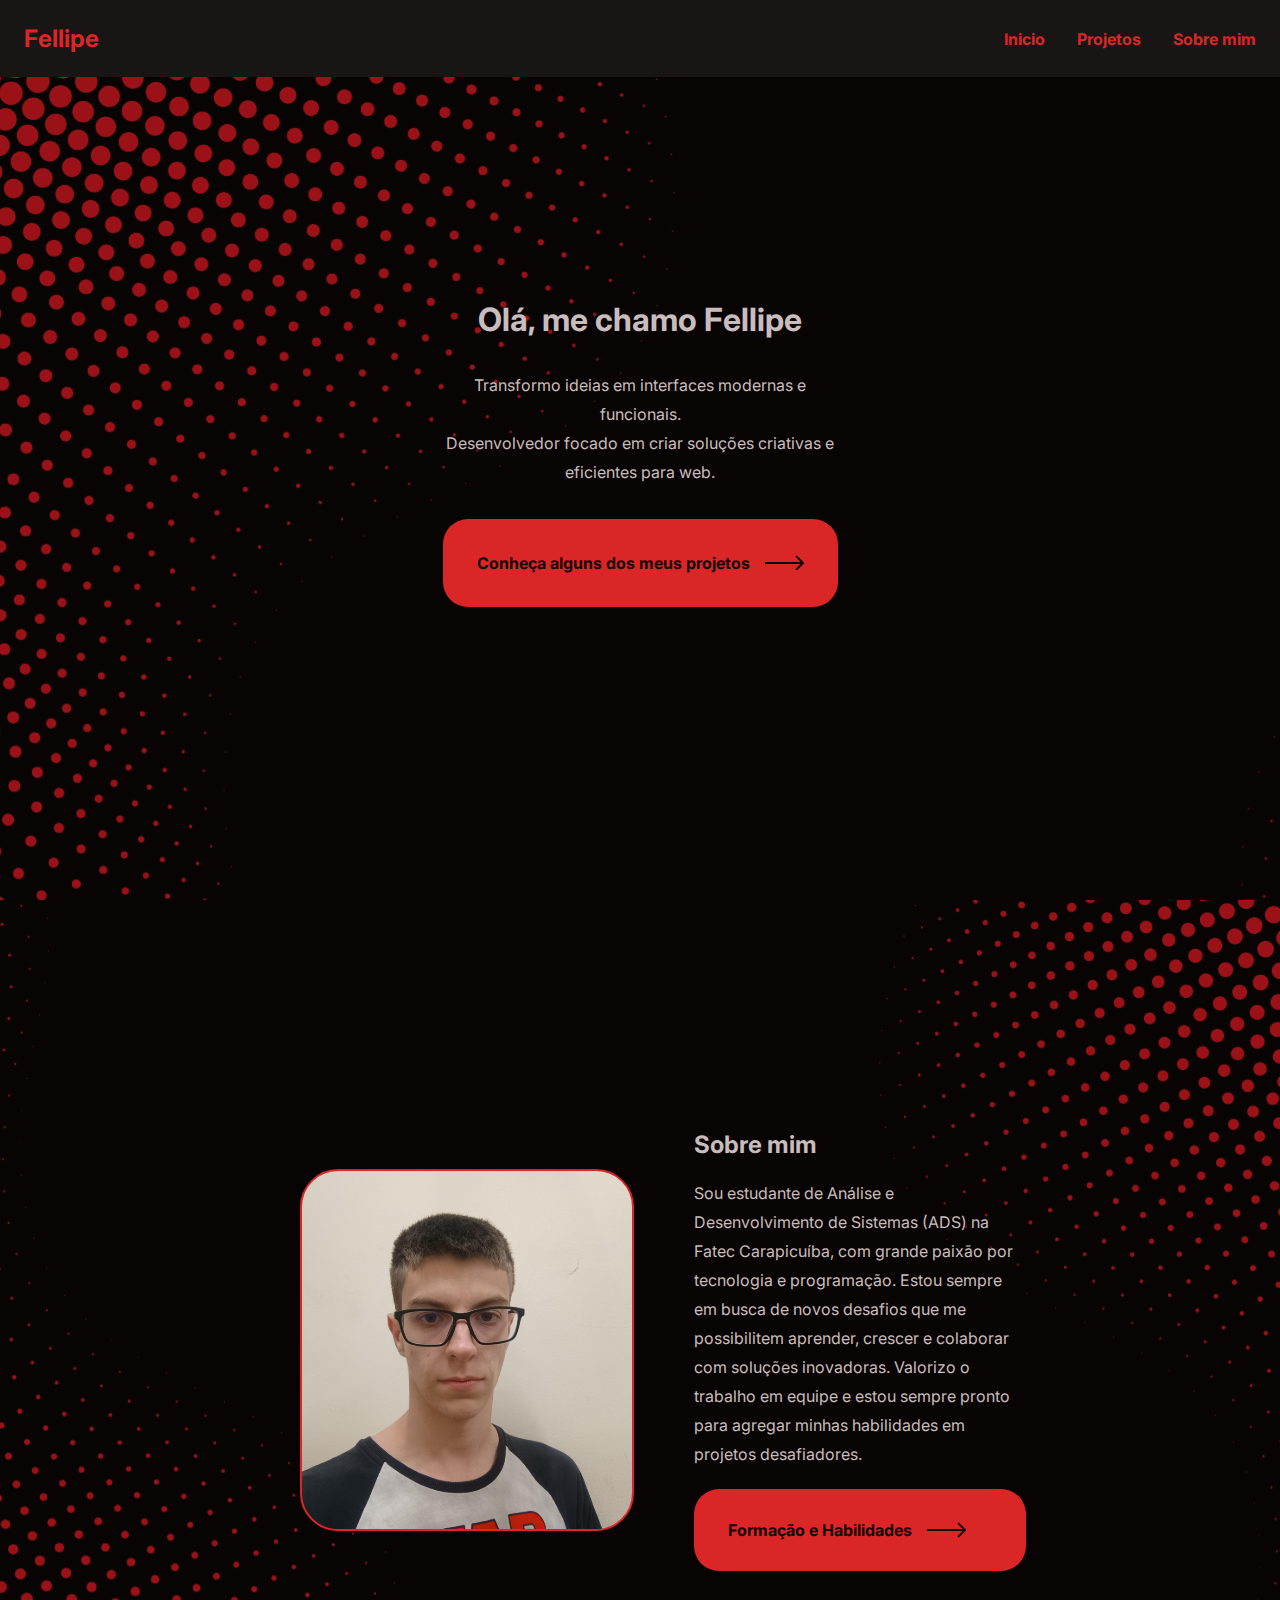
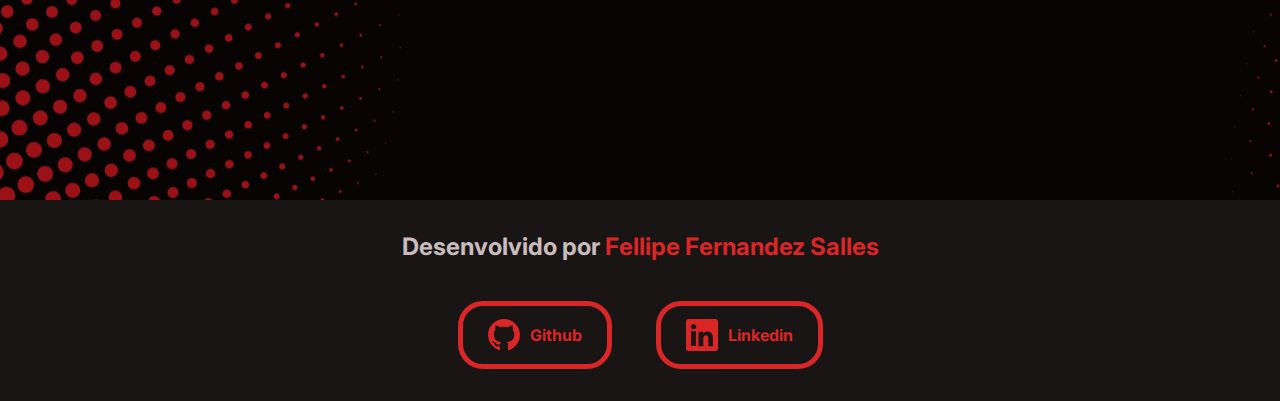
<file: index.html>
<!DOCTYPE html>
<html lang="pt-br">
<head>
    <meta charset="UTF-8">
    <meta name="viewport" content="width=device-width, initial-scale=1.0">
    <link rel="stylesheet" href="styles/reset.css">
    <link rel="stylesheet" href="styles/style.css">
    <title>Início</title>
</head>
<body>

    <header class="cabecalho">

        <a href="index.html" class="titulos_vermelhos">Fellipe</a>
        
        <nav class="navegacao_cabecalho">
            <a href="index.html" class="link_cabecalho">Inicio</a>
            <a href="projetos.html" class="link_cabecalho">Projetos</a>
            <a href="sobre.html" class="link_cabecalho">Sobre mim</a>
        </nav>

    </header>


    <main class="principal">

            <h1 class="titulo_principal">Olá, me chamo Fellipe</h1>

            <p class="texto_padrao">Transformo ideias em interfaces modernas e funcionais. <br> 
                Desenvolvedor focado em criar soluções criativas e eficientes para web.</p>
            
            <a href="projetos.html" class="botao_link">
                Conheça alguns dos meus projetos
                <svg width="39" height="18" viewBox="0 0 39 18" fill="currentColor" xmlns="http://www.w3.org/2000/svg">
                    <path d="M38.7071 9.70711C39.0976 9.31658 39.0976 8.68342 38.7071 8.29289L32.3431 1.92893C31.9526 1.53841 31.3195 1.53841 30.9289 1.92893C30.5384 2.31946 30.5384 2.95262 30.9289 3.34315L36.5858 9L30.9289 14.6569C30.5384 15.0474 30.5384 15.6805 30.9289 16.0711C31.3195 16.4616 31.9526 16.4616 32.3431 16.0711L38.7071 9.70711ZM0 10H38V8H0V10Z" fill="currentColor"/>
                </svg>

            </a>

    </main>


    <section class="sobre">
        
        
        <img src="assets/foto_perfil.svg" alt="minha foto" class="foto_perfil">
        
        <div class="conteudo_sobre">
            
            <h2 class="titulos_brancos">Sobre mim</h2>
            
            <p class="texto_padrao">
                Sou estudante de Análise e Desenvolvimento de Sistemas (ADS) na Fatec Carapicuíba, com grande paixão por tecnologia e 
                programação. Estou sempre em busca de novos desafios que me possibilitem aprender, crescer e colaborar com soluções 
                inovadoras. Valorizo o trabalho em equipe e estou sempre pronto para agregar minhas habilidades em projetos desafiadores.
            </p>

            <a href="sobre.html" class="botao_link link_sobre">
                Formação e Habilidades
                <svg width="39" height="18" viewBox="0 0 39 18" fill="currentColor" xmlns="http://www.w3.org/2000/svg">
                    <path d="M38.7071 9.70711C39.0976 9.31658 39.0976 8.68342 38.7071 8.29289L32.3431 1.92893C31.9526 1.53841 31.3195 1.53841 30.9289 1.92893C30.5384 2.31946 30.5384 2.95262 30.9289 3.34315L36.5858 9L30.9289 14.6569C30.5384 15.0474 30.5384 15.6805 30.9289 16.0711C31.3195 16.4616 31.9526 16.4616 32.3431 16.0711L38.7071 9.70711ZM0 10H38V8H0V10Z" fill="currentColor"/>
                </svg>
            </a>
            
        </div>

    </section>

    

    <footer class="rodape">

        <h2 class="titulos_brancos">Desenvolvido por <span class="titulos_vermelhos">Fellipe Fernandez Salles</span></h2>

        <div class="links_rodape">

            <a href="https://github.com/fellipesalles2025" class="link_rodape" target="_blank">
                <svg xmlns="http://www.w3.org/2000/svg" width="32" height="32" fill="currentColor" viewBox="0 0 16 16">
                    <path d="M8 0C3.58 0 0 3.58 0 8a8 8 0 0 0 5.47 7.59c.4.07.55-.17.55-.38 
                    0-.19-.01-.82-.01-1.49-2.01.37-2.53-.49-2.69-.94-.09-.23-.48-.94-.82-1.13-.28-.15-.68-.52
                    -.01-.53.63-.01 1.08.58 1.23.82.72 1.21 1.87.87 2.33.66.07-.52.28-.87.51-1.07-1.78-.2
                    -3.64-.89-3.64-3.95 0-.87.31-1.59.82-2.15-.08-.2-.36-1.01.08-2.11 0 0 .67-.21 2.2
                    .82a7.65 7.65 0 0 1 2-.27c.68 0 1.36.09 2 .27 1.53-1.04 2.2-.82 2.2-.82.44 1.1.16 
                    1.91.08 2.11.51.56.82 1.27.82 2.15 0 3.07-1.87 3.75-3.65 3.95.29.25.54.73.54 1.48 
                    0 1.07-.01 1.93-.01 2.2 0 .21.15.46.55.38A8.01 8.01 0 0 0 16 8c0-4.42-3.58-8-8-8z"/>
                </svg>

                Github
            </a>
            
            <a href="https://www.linkedin.com/in/fellipe-salles" class="link_rodape" target="_blank">
                <svg xmlns="http://www.w3.org/2000/svg" width="32" height="32" fill="currentColor" viewBox="0 0 16 16">
                    <path d="M0 1.146C0 .513.526 0 1.175 0h13.65C15.474 0 
                    16 .513 16 1.146v13.708c0 .633-.526 1.146-1.175 
                    1.146H1.175C.526 16 0 15.487 0 14.854V1.146zm4.943 
                    12.248V6.169H2.542v7.225h2.401zm-1.2-8.212c.837 0 
                    1.358-.554 1.358-1.248-.015-.709-.521-1.248-1.342
                    -1.248-.822 0-1.358.54-1.358 1.248 0 .694.521 
                    1.248 1.327 1.248h.015zM13.458 
                    13.394V9.359c0-2.162-1.152-3.169-2.688
                    -3.169-1.237 0-1.796.681-2.105 
                    1.158v-1.006H6.264c.03.666 0 7.225 0 
                    7.225h2.401v-4.03c0-.215.016-.43.08
                    -.586.173-.43.568-.878 1.232-.878.869 
                    0 1.216.662 1.216 1.633v3.861h2.265z"/>
                </svg>

                Linkedin
            </a>
        
        </div>
            
    </footer>

</body>
</html>
</file>
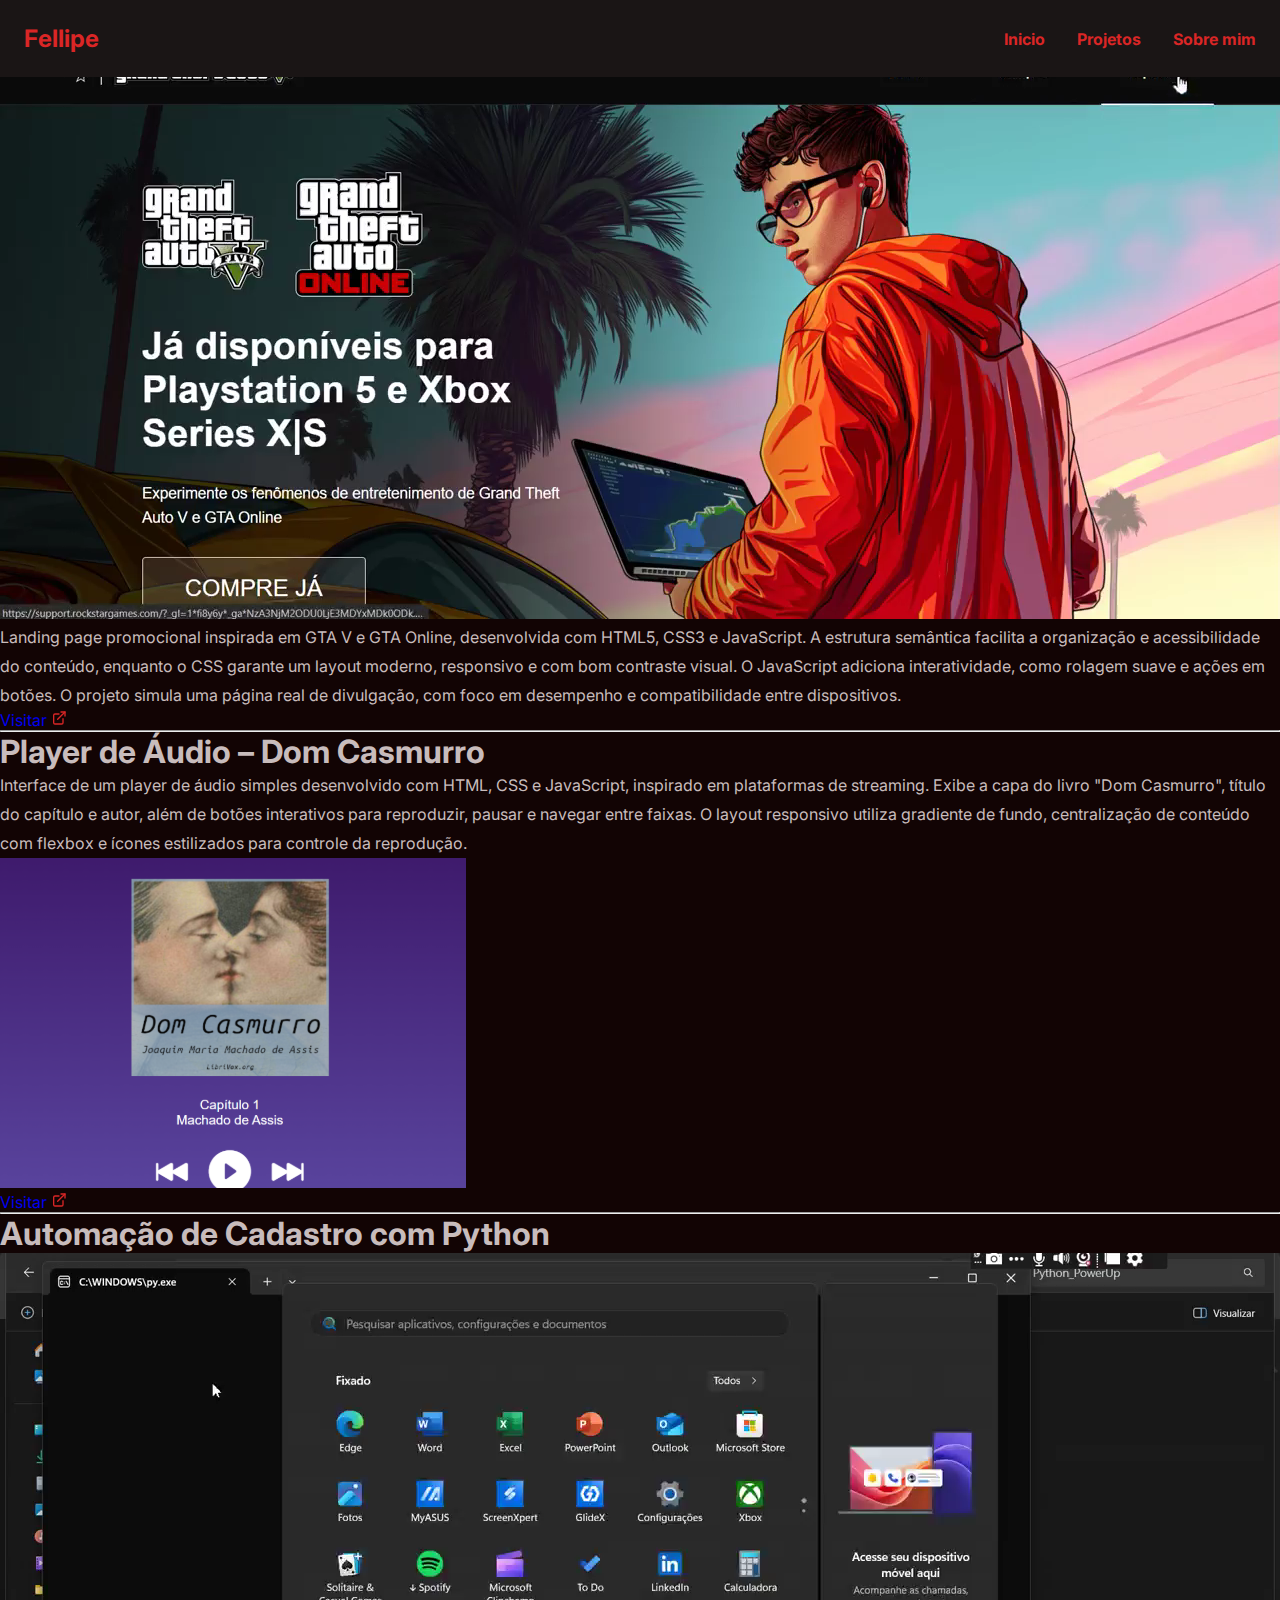
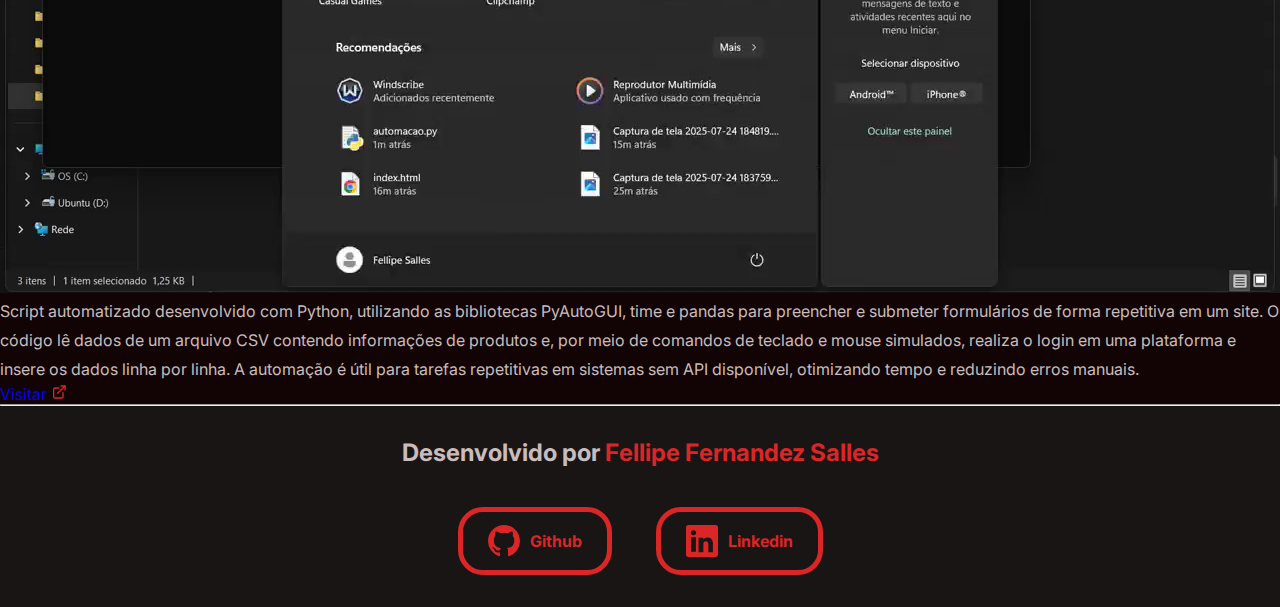
<file: projetos.html>
<!DOCTYPE html>
<html lang="pt-br">
<head>
    <meta charset="UTF-8">
    <meta name="viewport" content="width=device-width, initial-scale=1.0">
    <link rel="stylesheet" href="styles/reset.css">
    <link rel="stylesheet" href="styles/style.css">
    <title>Projetos</title>
</head>
<body>

    <header class="cabecalho">

        <a href="index.html" class="titulos_vermelhos">Fellipe</a>
        
        <nav class="navegacao_cabecalho">
            <a href="index.html" class="link_cabecalho">Inicio</a>
            <a href="projetos.html" class="link_cabecalho">Projetos</a>
            <a href="sobre.html" class="link_cabecalho">Sobre mim</a>
        </nav>

    </header>

    <main class="sessao_projeto imagem_normal">

        <h1 class="titulo_principal">Landing Page Promocional – GTA V / GTA Online</h1>

        <div class="container">
            
            <div class="conteudo_projetos">
                
                <video src="videos/site_gta.mp4" autoplay muted loop class="video"></video>
                
                <p class="texto_padrao">
                    Landing page promocional inspirada em GTA V e GTA Online, desenvolvida com HTML5, CSS3 e JavaScript.
                    A estrutura semântica facilita a organização e acessibilidade do conteúdo, enquanto o CSS garante um layout moderno,
                    responsivo e com bom contraste visual. O JavaScript adiciona interatividade, como rolagem suave e ações em botões.
                    O projeto simula uma página real de divulgação, com foco em desempenho e compatibilidade entre dispositivos.
                </p>
                
            </div>
            
            <a href="https://fellipesalles2025.github.io/Projeto_gta/" class="link_visitar" target="_blank">
                Visitar
                <svg width="16" height="16" viewBox="0 0 24 24" fill="none" stroke="#DA2626" stroke-width="2" stroke-linecap="round" stroke-linejoin="round" xmlns="http://www.w3.org/2000/svg">
                    <path d="M18 13v6a2 2 0 0 1-2 2H6a2 2 0 0 1-2-2V8a2 2 0 0 1 2-2h6" />
                    <polyline points="15 3 21 3 21 9" />
                    <line x1="10" y1="14" x2="21" y2="3" />
                </svg>

            </a>

            <hr>
        </div>

    </main>

    <section class="sessao_projeto imagem_invertida">

        <h2 class="titulo_principal">Player de Áudio – Dom Casmurro</h2>

        <div class="container">
            
            <div class="conteudo_projetos">
                
                <p class="texto_padrao">
                    Interface de um player de áudio simples desenvolvido com HTML, CSS e JavaScript, inspirado em plataformas 
                    de streaming. Exibe a capa do livro "Dom Casmurro", título do capítulo e autor, além de botões interativos 
                    para reproduzir, pausar e navegar entre faixas. O layout responsivo utiliza gradiente de fundo, centralização 
                    de conteúdo com flexbox e ícones estilizados para controle da reprodução.
                </p>

                <img src="assets/Dom_Casmurro.svg" alt="Capa do audiobook de Dom Casmurro" class="video">
                
                
            </div>
            
            <a href="https://fellipesalles2025.github.io/Audiobook/" class="link_visitar" target="_blank">
                Visitar
                <svg width="16" height="16" viewBox="0 0 24 24" fill="none" stroke="#DA2626" stroke-width="2" stroke-linecap="round" stroke-linejoin="round" xmlns="http://www.w3.org/2000/svg">
                    <path d="M18 13v6a2 2 0 0 1-2 2H6a2 2 0 0 1-2-2V8a2 2 0 0 1 2-2h6" />
                    <polyline points="15 3 21 3 21 9" />
                    <line x1="10" y1="14" x2="21" y2="3" />
                </svg>

            </a>

            <hr>
        </div>

    </section>


    <section class="sessao_projeto imagem_normal">

        <h2 class="titulo_principal">Automação de Cadastro com Python</h2>

        <div class="container">
            
            <div class="conteudo_projetos">
                
                <video src="videos/python_powerUp.mp4" autoplay muted loop class="video"></video>
                
                <p class="texto_padrao">
                    Script automatizado desenvolvido com Python, utilizando as bibliotecas PyAutoGUI, time e pandas para preencher e
                    submeter formulários de forma repetitiva em um site. O código lê dados de um arquivo CSV contendo informações de
                    produtos e, por meio de comandos de teclado e mouse simulados, realiza o login em uma plataforma e insere os dados
                    linha por linha. A automação é útil para tarefas repetitivas em sistemas sem API disponível, otimizando tempo e
                    reduzindo erros manuais.
                </p>
                
            </div>
            
            <a href="https://github.com/fellipesalles2025/Automacao_Python" class="link_visitar" target="_blank">
                Visitar
                <svg width="16" height="16" viewBox="0 0 24 24" fill="none" stroke="#DA2626" stroke-width="2" stroke-linecap="round" stroke-linejoin="round" xmlns="http://www.w3.org/2000/svg">
                    <path d="M18 13v6a2 2 0 0 1-2 2H6a2 2 0 0 1-2-2V8a2 2 0 0 1 2-2h6" />
                    <polyline points="15 3 21 3 21 9" />
                    <line x1="10" y1="14" x2="21" y2="3" />
                </svg>

            </a>

            <hr>
        </div>

    </section>

    <footer class="rodape">

        <h2 class="titulos_brancos">Desenvolvido por <span class="titulos_vermelhos">Fellipe Fernandez Salles</span></h2>

        <div class="links_rodape">

            <a href="https://github.com/fellipesalles2025" class="link_rodape" target="_blank">
                <svg xmlns="http://www.w3.org/2000/svg" width="32" height="32" fill="currentColor" viewBox="0 0 16 16">
                    <path d="M8 0C3.58 0 0 3.58 0 8a8 8 0 0 0 5.47 7.59c.4.07.55-.17.55-.38 
                    0-.19-.01-.82-.01-1.49-2.01.37-2.53-.49-2.69-.94-.09-.23-.48-.94-.82-1.13-.28-.15-.68-.52
                    -.01-.53.63-.01 1.08.58 1.23.82.72 1.21 1.87.87 2.33.66.07-.52.28-.87.51-1.07-1.78-.2
                    -3.64-.89-3.64-3.95 0-.87.31-1.59.82-2.15-.08-.2-.36-1.01.08-2.11 0 0 .67-.21 2.2
                    .82a7.65 7.65 0 0 1 2-.27c.68 0 1.36.09 2 .27 1.53-1.04 2.2-.82 2.2-.82.44 1.1.16 
                    1.91.08 2.11.51.56.82 1.27.82 2.15 0 3.07-1.87 3.75-3.65 3.95.29.25.54.73.54 1.48 
                    0 1.07-.01 1.93-.01 2.2 0 .21.15.46.55.38A8.01 8.01 0 0 0 16 8c0-4.42-3.58-8-8-8z"/>
                </svg>

                Github
            </a>
            
            <a href="https://www.linkedin.com/in/fellipe-salles" class="link_rodape" target="_blank">
                <svg xmlns="http://www.w3.org/2000/svg" width="32" height="32" fill="currentColor" viewBox="0 0 16 16">
                    <path d="M0 1.146C0 .513.526 0 1.175 0h13.65C15.474 0 
                    16 .513 16 1.146v13.708c0 .633-.526 1.146-1.175 
                    1.146H1.175C.526 16 0 15.487 0 14.854V1.146zm4.943 
                    12.248V6.169H2.542v7.225h2.401zm-1.2-8.212c.837 0 
                    1.358-.554 1.358-1.248-.015-.709-.521-1.248-1.342
                    -1.248-.822 0-1.358.54-1.358 1.248 0 .694.521 
                    1.248 1.327 1.248h.015zM13.458 
                    13.394V9.359c0-2.162-1.152-3.169-2.688
                    -3.169-1.237 0-1.796.681-2.105 
                    1.158v-1.006H6.264c.03.666 0 7.225 0 
                    7.225h2.401v-4.03c0-.215.016-.43.08
                    -.586.173-.43.568-.878 1.232-.878.869 
                    0 1.216.662 1.216 1.633v3.861h2.265z"/>
                </svg>

                Linkedin
            </a>
        
        </div>
            
    </footer>

</body>
</html>
</file>
<file: styles/style.css>
@import url('https://fonts.googleapis.com/css2?family=Inter:ital,opsz,wght@0,14..32,100..900;1,14..32,100..900&display=swap');

:root{
    --cinza: #1A1515;
    --vermelho: #DA2626;
    --fonte--principal: 'Inter';
    --branco: #C8BCBC;
    --preto: #120404;
}

body{
    font-family: var(--fonte--principal);
    color: var(--branco);
    background-color: var(--preto);
}

/*Espaço entre as linhas dos textos*/
.texto_padrao{
    line-height: 29px;
}

/*Botões*/
.botao_link{
    display: flex;
    gap: 15px;
    align-items: center;
    color: var(--preto);
    background-color: var(--vermelho);
    padding: 32px;
    border: 2px solid transparent;
    border-radius: 25px;
    font-weight: 700;
    transition: 0.5s;
}

.botao_link:hover{
    background-color: transparent;
    color: var(--vermelho);
    border-color: var(--vermelho);
    transition: 0.5s;
}

/*titulos*/
.titulos_vermelhos{
    color: var(--vermelho);
    font-size: 1.5rem;
    font-weight: 700;
}

.titulos_brancos{
    color: var(--branco);
    font-size: 1.5rem;
    font-weight: 700;
}

/*Cabeçalho*/
.cabecalho {
    background-color: var(--cinza);
    display: flex;
    justify-content: space-between;
    align-items: center;
    padding: 24px;
    width: 100%;
    position: fixed;
}

.navegacao_cabecalho{
    display: flex;
    gap: 32px;
}

.link_cabecalho{
    font-size: 1rem;
    color: var(--vermelho);
    font-weight: 700;
}

.link_cabecalho:hover{
    text-decoration: underline;
}

/*Sessão main*/
.principal{
    height: 100vh;
    background-image: url(../assets/Imagem_de_fundo.svg);
    background-repeat: no-repeat;
    background-size: cover;
    padding: 300px 439px;
    text-align: center;
    align-items: center;
    display: flex;
    flex-direction: column;
    gap: 32px;
}

/* Sessão sobre*/
.sobre{
    height: 100vh;
    display: flex;
    align-items: center;
    gap: 60px;
    padding: 130px 300px;
    background-image: url(../assets/Imagem_de_fundo_invertida.svg);
    background-repeat: no-repeat;
    background-size: cover;
}

.titulo_principal{
    color: var(--branco);
    font-size: 2rem;
    font-weight: 700;
}

.conteudo_sobre{
    display: flex;
    flex-direction: column;
    gap: 20px;

}

.link_sobre{
    width: 332px;
    height: 82px;
}


/*Rodapé*/
.rodape{
    background-color: var(--cinza);
    display: flex;
    flex-direction: column;
    gap: 40px;
    align-items: center;
    padding: 32px;
}

.links_rodape{
    display: flex;
    gap: 44px;
}

.link_rodape{
    display: flex;
    align-items: center;
    gap: 10px;
    color: var(--vermelho);
    font-size: 1rem;
    font-weight: 700;
    border: 5px solid var(--vermelho);
    border-radius: 25px;
    padding: 13px 25px;
    transition: 0.5s;
}

.link_rodape:hover{
    background-color: var(--vermelho);
    color: var(--preto);
    border-color: transparent;
    transition: 0.5s;
}
</file>
